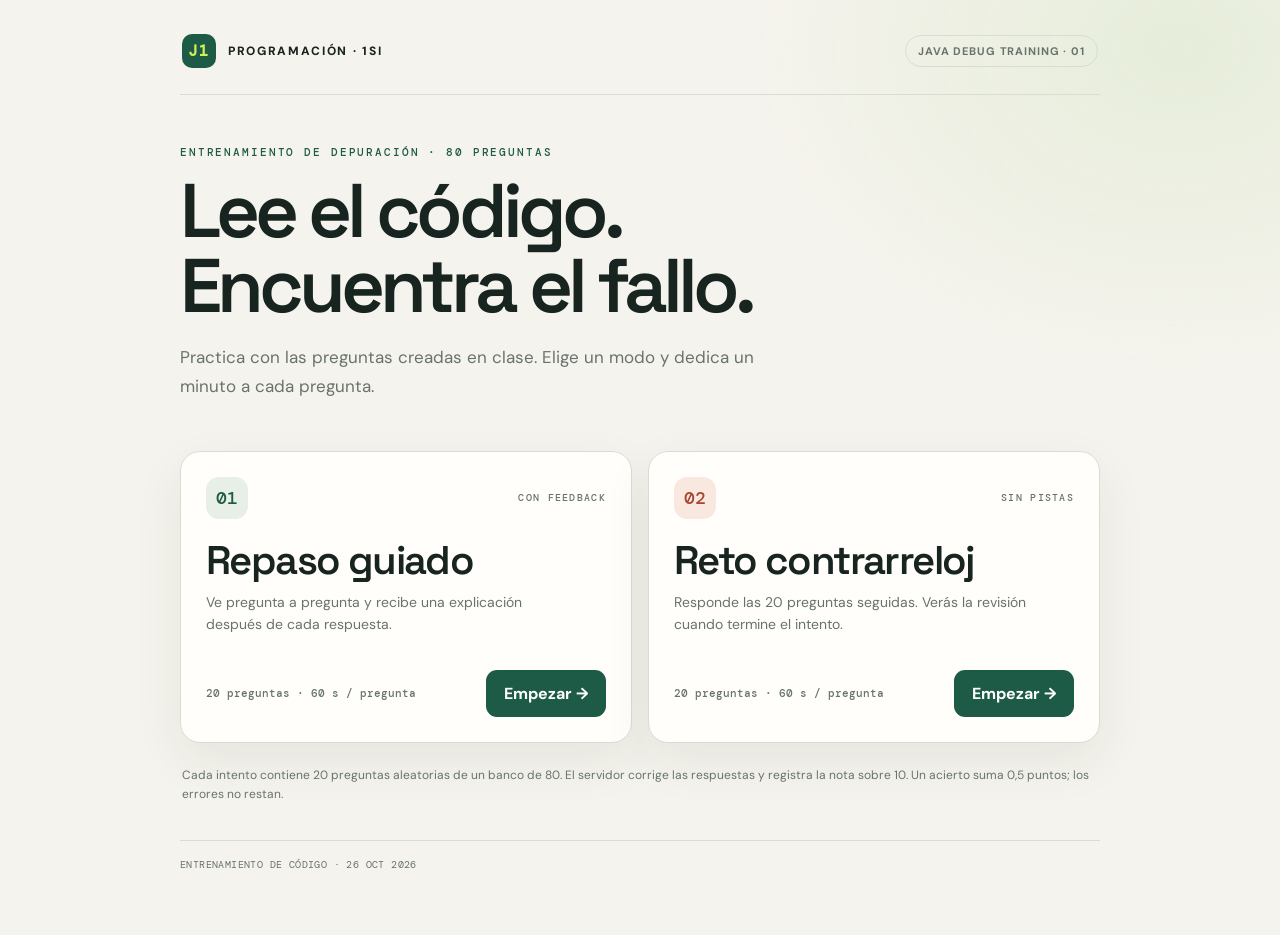
<file: index.html>
<!doctype html>
<html lang="es">
<head>
  <meta charset="utf-8">
  <meta name="viewport" content="width=device-width, initial-scale=1">
  <meta name="theme-color" content="#f5f3ed">
  <meta name="description" content="Entrenamiento de depuración Java: test y challenge para Programación 1SI.">
  <title>Entrenamiento · Java 1SI</title>
  <link rel="stylesheet" href="styles.css?v=4">
</head>
<body>
  <main id="app" aria-live="polite"><p class="loading">Preparando el entrenamiento…</p></main>
  <noscript>Activa JavaScript para completar el cuestionario.</noscript>
  <script src="app.js?v=4" type="module"></script>
</body>
</html>
</file>
<file: styles.css>
@import url('https://fonts.googleapis.com/css2?family=DM+Mono:wght@400;500&family=DM+Sans:wght@400;500;600;700;800&family=Space+Grotesk:wght@500;600;700&display=swap');
:root{color-scheme:light;--paper:#f5f3ed;--ink:#18241f;--muted:#68736d;--line:#d8ddd4;--green:#1d5b46;--lime:#d4ee58;--coral:#e56a50;--white:#fffefa;--shadow:0 18px 50px #17261d12;font-family:'DM Sans',sans-serif;color:var(--ink);background:var(--paper)}*{box-sizing:border-box}body{margin:0;min-height:100vh;background:radial-gradient(ellipse at 92% 5%,#e6edda 0,transparent 27rem),var(--paper)}button,input{font:inherit}button{cursor:pointer}.shell{width:min(920px,100% - 36px);margin:0 auto;padding:34px 0 64px}.mast{display:flex;justify-content:space-between;align-items:center;padding:0 2px 26px;border-bottom:1px solid var(--line)}.brand{display:flex;align-items:center;gap:12px;font-size:12px;font-weight:800;letter-spacing:.14em}.brand-mark{display:grid;place-items:center;width:34px;height:34px;background:var(--green);color:var(--lime);border-radius:10px;font:700 15px 'DM Mono',monospace}.pill,.tag{border:1px solid var(--line);border-radius:999px;padding:8px 12px;font-size:11px;font-weight:700;letter-spacing:.08em;color:var(--muted)}.hero{padding:50px 0 34px;max-width:730px}.eyebrow{font:500 11px 'DM Mono',monospace;text-transform:uppercase;letter-spacing:.17em;color:var(--green)}h1,h2,h3,p{margin-top:0}h1{font:600 clamp(42px,8vw,76px)/.99 'Space Grotesk',sans-serif;letter-spacing:-.065em;margin:14px 0 20px;max-width:760px}h2{font:600 clamp(26px,4vw,40px)/1.12 'Space Grotesk',sans-serif;letter-spacing:-.04em}.lead{color:var(--muted);font-size:17px;line-height:1.65;max-width:630px}.mode-grid{display:grid;grid-template-columns:1fr 1fr;gap:16px}.mode-card,.panel,.question-card{background:var(--white);border:1px solid var(--line);border-radius:20px;box-shadow:var(--shadow)}.mode-card{padding:25px;display:flex;flex-direction:column;min-height:245px}.mode-top{display:flex;justify-content:space-between;align-items:center}.mode-icon{width:42px;height:42px;display:grid;place-items:center;background:#e7efe7;color:var(--green);border-radius:13px;font:500 18px 'DM Mono',monospace}.mode-card.challenge .mode-icon{background:#f8e8df;color:#a84632}.mode-label{font:500 10px 'DM Mono',monospace;letter-spacing:.13em;color:var(--muted)}.mode-card h2{margin:20px 0 9px}.mode-card p{color:var(--muted);font-size:14px;line-height:1.55;max-width:360px}.mode-foot{margin-top:auto;display:flex;align-items:center;justify-content:space-between;padding-top:20px}.mode-meta{font:500 11px 'DM Mono',monospace;color:var(--muted)}.btn{border:0;border-radius:11px;background:var(--green);color:white;padding:13px 18px;font-weight:700;transition:transform .16s,background .16s}.btn:hover{transform:translateY(-1px);background:#174a39}.btn:focus-visible,.option:focus-visible,input:focus-visible{outline:3px solid #9ebd39;outline-offset:3px}.btn:disabled{opacity:.5;cursor:not-allowed;transform:none}.footnote{padding:23px 2px 0;color:var(--muted);font-size:12px;line-height:1.6}.identity-form{max-width:640px;padding:28px}.identity-form label{display:block;font-size:13px;font-weight:700;margin-bottom:9px}.identity-form input{width:100%;border:1px solid var(--line);border-radius:10px;padding:13px 14px;background:#fff;font-size:16px}.identity-form .help{font-size:12px;color:var(--muted);line-height:1.55;margin:9px 0 20px}.quiz-head{display:flex;justify-content:space-between;align-items:center;gap:14px;padding:18px 0;border-bottom:1px solid var(--line)}.quiz-ident{font-size:12px;color:var(--muted)}.quiz-ident strong{color:var(--ink)}.progress-wrap{height:5px;background:#dce1d8;border-radius:8px;margin:22px 0 28px;overflow:hidden}.progress{height:100%;background:var(--green);border-radius:8px;transition:width .25s}.progress.challenge-progress{background:var(--coral)}.quiz-meta{display:flex;justify-content:space-between;align-items:center;gap:16px;margin-bottom:14px}.meta-left{font:500 11px 'DM Mono',monospace;color:var(--muted);letter-spacing:.05em}.topic{color:var(--green);font-weight:600}.timer{font:500 22px 'DM Mono',monospace;min-width:78px;text-align:center;padding:9px 11px;border-radius:12px;background:#e8eee5;color:var(--green);font-variant-numeric:tabular-nums}.timer.warn{color:#a84632;background:#fae6dc;animation:pulse 1s infinite}.challenge .timer{background:#fae9e1;color:#a84632}.challenge .timer.warn{background:#a84632;color:white}@keyframes pulse{50%{opacity:.6}}.question-card{padding:clamp(20px,5vw,38px)}.prompt{font:600 clamp(23px,4vw,34px)/1.22 'Space Grotesk',sans-serif;letter-spacing:-.035em;margin:10px 0 22px}.code{background:#17231f;color:#e9f2de;border-radius:12px;padding:18px;overflow:auto;font:13px/1.65 'DM Mono',monospace;white-space:pre-wrap;overflow-wrap:anywhere;margin:0 0 23px}.options{display:grid;gap:10px}.option{display:grid;grid-template-columns:36px 1fr;gap:12px;text-align:left;align-items:start;padding:13px;border:1px solid var(--line);border-radius:12px;background:#fffefa;color:var(--ink);line-height:1.5;transition:border .15s,background .15s}.option:hover:not(:disabled){border-color:#98aa9d;background:#f6f8f0}.option:disabled{cursor:default}.option-key{display:grid;place-items:center;width:29px;height:29px;background:#edf0e9;border-radius:8px;font:500 12px 'DM Mono',monospace;color:var(--green)}.option.selected{border-color:var(--green);background:#edf5eb}.option.correct{border-color:#3e805b;background:#eef6ec}.option.wrong{border-color:#d97960;background:#fcf0eb}.feedback{margin-top:16px;padding:14px 16px;border-radius:12px;background:#eef5eb;font-size:14px;line-height:1.6}.feedback.bad{background:#fbede7}.feedback strong{font-weight:800}.feedback p{margin:5px 0 0;color:#46534b}.actions{display:flex;justify-content:space-between;align-items:center;gap:12px;margin-top:18px}.small-muted{font-size:12px;color:var(--muted)}.challenge .question-card{border-top:4px solid var(--coral)}.results{padding:30px}.score-row{display:flex;align-items:baseline;gap:9px}.score{font:600 clamp(70px,14vw,112px)/1 'Space Grotesk',sans-serif;letter-spacing:-.08em;color:var(--green)}.score-unit{color:var(--muted);font:500 14px 'DM Mono',monospace}.stats{display:grid;grid-template-columns:repeat(3,1fr);border-block:1px solid var(--line);margin:24px 0}.stat{padding:18px 10px;text-align:center;border-right:1px solid var(--line);font-size:12px;color:var(--muted)}.stat:last-child{border:0}.stat strong{display:block;font:600 25px 'Space Grotesk',sans-serif;color:var(--ink);margin-bottom:4px}.results-note{padding:14px;border-radius:12px;background:#eef5eb;font-size:13px;line-height:1.55}.review{margin-top:24px}.review-item{padding:18px 0;border-bottom:1px solid var(--line)}.review-item h3{font-size:16px;line-height:1.4}.review-item p{font-size:13px;color:var(--muted);line-height:1.55;margin:7px 0}.correct-text{color:var(--green)!important;font-weight:700}.wrong-text{color:#a84632!important;font-weight:700}.notice{padding:13px 15px;border-radius:11px;background:#f7e9c9;color:#5d4b28;font-size:13px;line-height:1.5}.loading{padding:60px;color:var(--muted)}.error{color:#a23d2a}.resume-card{margin-top:16px}.hidden{display:none!important}footer{margin-top:36px;padding-top:17px;border-top:1px solid var(--line);color:var(--muted);font:10px 'DM Mono',monospace;letter-spacing:.04em}
@media(max-width:650px){.shell{width:calc(100% - 28px);padding-top:20px}.mast{padding-bottom:18px}.pill{font-size:9px;padding:7px 9px}.hero{padding:36px 0 24px}h1{font-size:48px}.lead{font-size:15px}.mode-grid{grid-template-columns:1fr}.mode-card{min-height:220px;padding:21px}.question-card{border-radius:16px}.quiz-head{align-items:flex-start}.quiz-ident{max-width:54%;line-height:1.55}.timer{font-size:20px}.options{gap:8px}.option{padding:11px;grid-template-columns:31px 1fr;gap:9px;font-size:14px}.option-key{width:27px;height:27px}.stats{margin:18px 0}.stat{padding:14px 4px;font-size:10px}.stat strong{font-size:21px}.results{padding:22px}.actions{align-items:stretch;flex-direction:column-reverse}.actions .btn{width:100%}}
@media(prefers-reduced-motion:reduce){*,*::before,*::after{scroll-behavior:auto!important;animation-duration:.01ms!important;transition-duration:.01ms!important}}
.teacher-card{margin-top:24px;border-color:#9ebd39;background:#f3f6e8}
.btn.secondary{background:#e8eee5;color:var(--green)}
.btn.secondary:hover{background:#dbe8d5}
</file>
